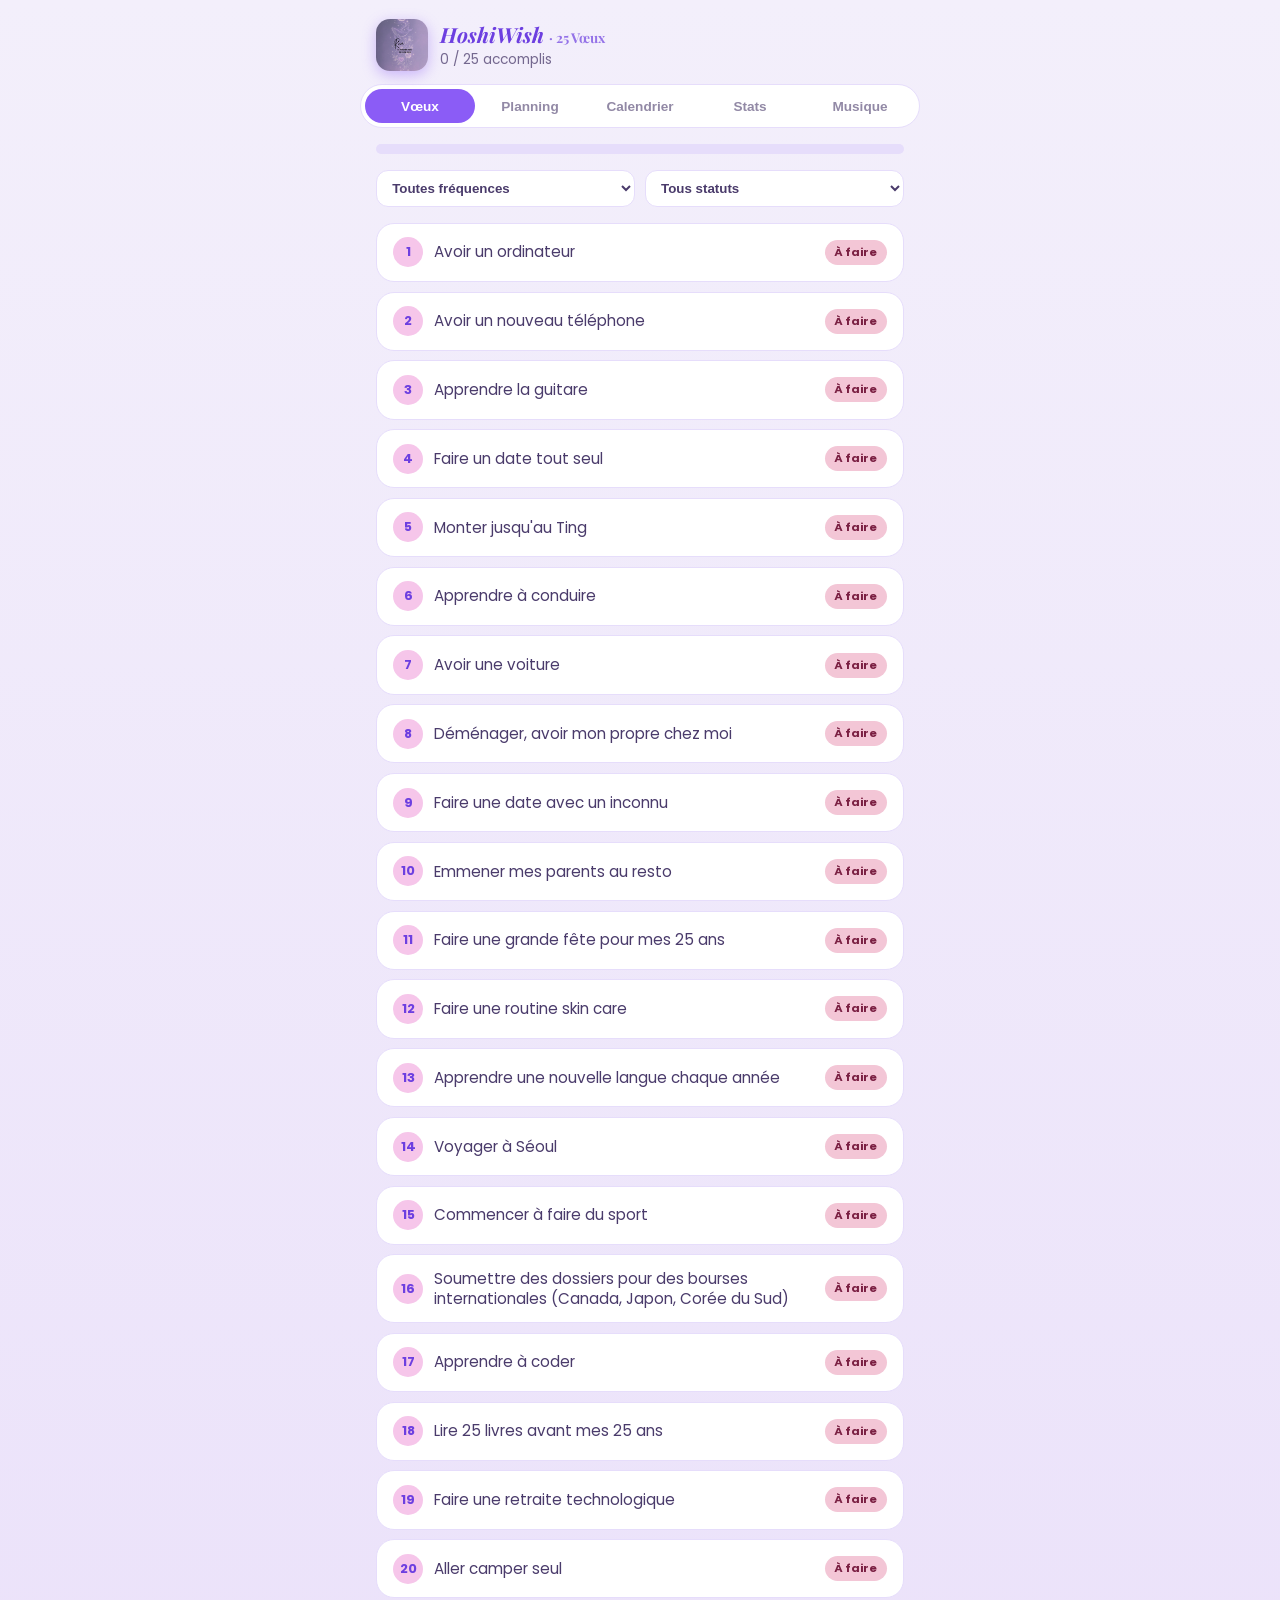
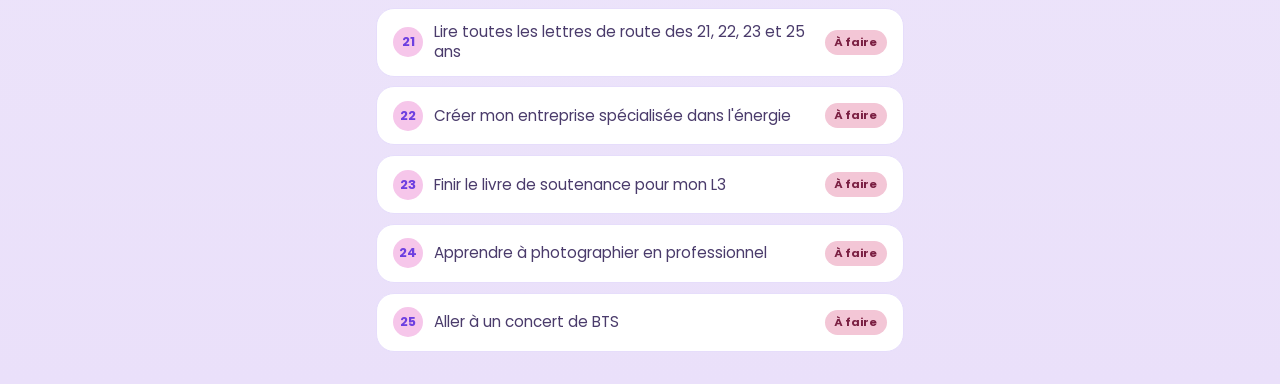
<file: index.html>
<!DOCTYPE html>
<html lang="fr">
<head>
<meta charset="UTF-8">
<meta name="viewport" content="width=device-width, initial-scale=1, viewport-fit=cover">
<meta name="theme-color" content="#8B5CF6">
<title>HoshiWish — 25 Vœux</title>
<link rel="manifest" href="manifest.json">
<link rel="icon" href="icon-192.png">
<link rel="apple-touch-icon" href="icon-192.png">
<link rel="preconnect" href="https://fonts.googleapis.com">
<link rel="preconnect" href="https://fonts.gstatic.com" crossorigin>
<link href="https://fonts.googleapis.com/css2?family=Playfair+Display:ital,wght@0,600;1,600&family=Poppins:wght@400;500;600;700&display=swap" rel="stylesheet">
<link rel="stylesheet" href="style.css">
</head>
<body>

<header class="topbar">
  <div class="brand">
    <img src="icon-192.png" alt="Logo HoshiWish" class="logo">
    <div>
      <h1>HoshiWish <span class="brand-sub">· 25 Vœux</span></h1>
      <p class="subtitle" id="progressLabel">0 / 25 accomplis</p>
      <p class="subtitle countdown-mini" id="headerCountdown" hidden></p>
    </div>
  </div>
</header>

<nav class="tabs" id="mainTabs">
  <button class="tab-btn active" data-view="voeux">Vœux</button>
  <button class="tab-btn" data-view="planning">Planning</button>
  <button class="tab-btn" data-view="calendrier">Calendrier</button>
  <button class="tab-btn" data-view="stats">Stats</button>
  <button class="tab-btn" data-view="musique">Musique</button>
</nav>

<main>

  <!-- VUE VŒUX -->
  <section id="view-voeux" class="view active">

    <div class="progress-bar-wrap">
      <div class="progress-bar" id="progressBar"></div>
    </div>

    <div class="filters">
      <select id="periodFilter">
        <option value="all">Toutes fréquences</option>
        <option value="daily">Quotidien</option>
        <option value="weekly">Hebdomadaire</option>
        <option value="monthly">Mensuel</option>
        <option value="yearly">Annuel</option>
        <option value="once">Un jour</option>
      </select>

      <select id="statusFilter">
        <option value="all">Tous statuts</option>
        <option value="todo">À faire</option>
        <option value="progress">En cours</option>
        <option value="done">Accompli</option>
      </select>
    </div>

    <ul class="wish-list" id="wishList"></ul>
  </section>

  <!-- VUE PLANNING -->
  <section id="view-planning" class="view">
    <p class="section-intro">Retrouve tes vœux organisés selon leur fréquence de suivi.</p>
    <div class="segmented" id="planningSegmented">
      <button class="seg-btn active" data-period="daily">Jour</button>
      <button class="seg-btn" data-period="weekly">Semaine</button>
      <button class="seg-btn" data-period="monthly">Mois</button>
      <button class="seg-btn" data-period="yearly">Année</button>
    </div>
    <ul class="wish-list" id="planningList"></ul>
    <p class="empty-note" id="planningEmpty" hidden>Aucun vœu suivi à cette fréquence pour l'instant. Ouvre un vœu depuis l'onglet "Vœux" pour changer sa fréquence.</p>
  </section>

  <!-- VUE CALENDRIER -->
  <section id="view-calendrier" class="view">

    <div class="countdown-card">
      <p class="countdown-label" id="countdownLabel">Choisis ta date du jour J</p>
      <p class="countdown-days" id="countdownDays">—</p>
      <p class="countdown-date" id="countdownDateLabel"></p>
      <button class="bg-btn" id="countdownEditBtn">Modifier la date</button>
      <div class="countdown-edit" id="countdownEdit" hidden>
        <label for="countdownDateInput">Date du jour J (ex: tes 25 ans)</label>
        <input type="date" id="countdownDateInput">
        <button class="save-btn" id="countdownSave">Enregistrer</button>
      </div>
    </div>

    <h2 class="section-title">Calendrier</h2>
    <div class="calendar-nav">
      <button id="calPrev">‹</button>
      <span id="calMonthLabel"></span>
      <button id="calNext">›</button>
    </div>
    <div class="calendar-weekdays">
      <span>L</span><span>M</span><span>M</span><span>J</span><span>V</span><span>S</span><span>D</span>
    </div>
    <div class="calendar-grid" id="calendarGrid"></div>
    <p class="section-intro">📖 = au moins une entrée de journal ce jour-là.</p>
  </section>

  <!-- VUE STATS -->
  <section id="view-stats" class="view">
    <div class="stats-grid" id="statsGrid"></div>

    <h2 class="section-title">Badges</h2>
    <ul class="badges-grid" id="badgesGrid"></ul>
  </section>

  <!-- VUE MUSIQUE -->
  <section id="view-musique" class="view">

    <div class="bg-music-panel">
      <h2 class="section-title" style="margin-top:0">Musique de fond</h2>
      <p class="section-intro">Choisis un morceau qui jouera en boucle, discrètement, pendant que tu utilises l'app — même en changeant d'onglet.</p>
      <label class="pick-music-btn" for="bgMusicPicker">🎧 Choisir une musique de fond</label>
      <input type="file" id="bgMusicPicker" accept="audio/*" hidden>
      <div class="bg-music-controls" id="bgMusicControls" hidden>
        <p class="bg-track-name" id="bgTrackName"></p>
        <div class="bg-row">
          <button id="bgPlayPause" class="bg-btn">⏸️ Pause</button>
          <input type="range" id="bgVolume" min="0" max="1" step="0.05" value="0.4">
        </div>
      </div>
    </div>

    <h2 class="section-title">Playlist</h2>
    <div class="music-panel">
      <p class="music-intro">Choisis des musiques déjà présentes sur ton téléphone pour les écouter ici.</p>
      <label class="pick-music-btn" for="musicPicker">+ Ajouter des musiques</label>
      <input type="file" id="musicPicker" accept="audio/*" multiple hidden>

      <ul class="playlist" id="playlist"></ul>

      <div class="player" id="player" hidden>
        <p class="now-playing" id="nowPlaying">—</p>
        <audio id="audio" controls></audio>
      </div>
    </div>
  </section>

</main>

<!-- Lecteur de fond persistant (visible sur tous les onglets) -->
<audio id="bgAudio" loop></audio>
<div class="mini-player" id="miniPlayer" hidden>
  <span id="miniPlayerName">🎵</span>
  <button id="miniPlayerToggle">⏸️</button>
</div>

<!-- Modale de détail / suivi d'un vœu -->
<div class="modal-overlay" id="modalOverlay" hidden>
  <div class="modal">
    <button class="modal-close" id="modalClose">×</button>
    <h2 id="modalTitle"></h2>

    <div class="modal-tabs" id="modalTabs">
      <button class="modal-tab-btn active" data-mtab="suivi">Suivi</button>
      <button class="modal-tab-btn" data-mtab="journal">Journal</button>
      <button class="modal-tab-btn" data-mtab="photos">Photos</button>
    </div>

    <!-- Suivi -->
    <div class="modal-pane active" id="mpane-suivi">
      <label for="modalStatus">Statut</label>
      <select id="modalStatus">
        <option value="todo">À faire</option>
        <option value="progress">En cours</option>
        <option value="done">Accompli</option>
      </select>

      <label for="modalPeriod">Fréquence de suivi</label>
      <select id="modalPeriod">
        <option value="daily">Quotidien</option>
        <option value="weekly">Hebdomadaire</option>
        <option value="monthly">Mensuel</option>
        <option value="yearly">Annuel</option>
        <option value="once">Un jour</option>
      </select>

      <label for="modalNote">Notes / avancement</label>
      <textarea id="modalNote" rows="4" placeholder="Où j'en suis, prochaine étape..."></textarea>

      <button class="save-btn" id="modalSave">Enregistrer</button>
    </div>

    <!-- Journal -->
    <div class="modal-pane" id="mpane-journal">
      <label for="journalEntry">Nouvelle entrée</label>
      <textarea id="journalEntry" rows="3" placeholder="Écris ce que tu ressens, ce que tu as fait aujourd'hui pour ce vœu..."></textarea>
      <button class="save-btn" id="journalAdd">Ajouter au journal</button>
      <ul class="journal-list" id="journalList"></ul>
    </div>

    <!-- Photos -->
    <div class="modal-pane" id="mpane-photos">
      <label class="pick-music-btn photo-btn" for="photoPicker">+ Ajouter une photo</label>
      <input type="file" id="photoPicker" accept="image/*" multiple hidden>
      <div class="photo-grid" id="photoGrid"></div>
    </div>

  </div>
</div>

<!-- Visionneuse photo plein écran -->
<div class="modal-overlay" id="photoViewOverlay" hidden>
  <img id="photoViewImg" class="photo-view-img" alt="Souvenir">
  <button class="modal-close photo-view-close" id="photoViewClose">×</button>
  <button class="photo-delete-btn" id="photoViewDelete">Supprimer cette photo</button>
</div>

<script src="data.js"></script>
<script src="app.js"></script>
</body>
</html>
</file>
<file: style.css>
:root{
  --bg: #F3EFFB;
  --purple: #8B5CF6;
  --purple-deep: #6D3FE0;
  --pink: #F6C6EA;
  --lavender: #C9BCEF;
  --mauve-text: #4A3B6B;
  --card: #FFFFFF;
  --card-border: #E6DDFB;
  --done: #B7E3C9;
  --progress: #FBE7A1;
  --todo: #F3C6D6;
  --gold: #E8C766;
  --radius: 18px;
  font-family: 'Poppins', system-ui, -apple-system, sans-serif;
}

*{box-sizing:border-box;}

body{
  margin:0;
  background: linear-gradient(180deg, #F3EFFB 0%, #EAE0FA 100%);
  color: var(--mauve-text);
  min-height:100vh;
  padding-bottom: 2rem;
}

h1, h2, .brand-sub{ font-family:'Playfair Display', serif; }

.topbar{
  display:flex;
  align-items:center;
  padding: 1.2rem 1rem 0.8rem;
}
.brand{ display:flex; align-items:center; gap: .75rem; }
.logo{ width:52px; height:52px; border-radius: 14px; box-shadow: 0 4px 14px rgba(139,92,246,.4); object-fit:cover; }
.brand h1{ margin:0; font-size:1.3rem; color: var(--purple-deep); font-style:italic; }
.brand-sub{ font-size:.85rem; font-style:normal; opacity:.7; }
.subtitle{ margin:2px 0 0; font-size:.85rem; opacity:.75; }

.tabs{
  display:flex;
  margin: 0 1rem 1rem;
  background: var(--card);
  border-radius: 999px;
  padding: 4px;
  border: 1px solid var(--card-border);
  overflow-x:auto;
}
.tab-btn{
  flex:1;
  white-space:nowrap;
  border:none;
  background:transparent;
  padding: .6rem .5rem;
  border-radius: 999px;
  font-weight:600;
  font-size:.85rem;
  color: var(--mauve-text);
  opacity:.6;
}
.tab-btn.active{
  background: var(--purple);
  color:white;
  opacity:1;
}

main{ padding: 0 1rem; }
.view{ display:none; }
.view.active{ display:block; }

.section-intro{ font-size:.88rem; opacity:.8; margin-top:0; }
.section-title{ font-size:1.05rem; margin: 1.5rem 0 .7rem; color: var(--purple-deep); }
.empty-note{ font-size:.85rem; opacity:.7; text-align:center; padding: 1.5rem 1rem; }

.progress-bar-wrap{
  background: var(--card-border);
  border-radius: 999px;
  height: 10px;
  overflow:hidden;
  margin-bottom: 1rem;
}
.progress-bar{
  height:100%;
  width:0%;
  background: linear-gradient(90deg, var(--pink), var(--purple));
  transition: width .3s ease;
}

.filters{
  display:flex;
  gap:.6rem;
  flex-wrap:wrap;
  margin-bottom: 1rem;
}
.filters select{
  flex:1;
  min-width: 140px;
  padding: .55rem .7rem;
  border-radius: 12px;
  border: 1px solid var(--card-border);
  background: var(--card);
  color: var(--mauve-text);
  font-weight:600;
}

.wish-list{ list-style:none; padding:0; margin:0; display:flex; flex-direction:column; gap:.6rem; }
.wish-card{
  background: var(--card);
  border: 1px solid var(--card-border);
  border-radius: var(--radius);
  padding: .85rem 1rem;
  display:flex;
  align-items:center;
  gap: .7rem;
  cursor:pointer;
}
.wish-num{
  width:30px; height:30px;
  border-radius:50%;
  background: var(--pink);
  color: var(--purple-deep);
  font-weight:700;
  display:flex;align-items:center;justify-content:center;
  font-size:.8rem;
  flex-shrink:0;
}
.wish-text{ flex:1; font-size:.95rem; line-height:1.3; }
.wish-meta{ display:flex; flex-direction:column; align-items:flex-end; gap:.3rem; }
.wish-status{
  font-size:.7rem;
  font-weight:700;
  padding: .25rem .6rem;
  border-radius: 999px;
  white-space:nowrap;
}
.status-todo{ background: var(--todo); color:#7A1F42; }
.status-progress{ background: var(--progress); color:#7A5B00; }
.status-done{ background: var(--done); color:#1F6B3D; }
.wish-icons{ font-size:.7rem; opacity:.6; }

/* Planning */
.segmented{
  display:flex;
  background: var(--card);
  border:1px solid var(--card-border);
  border-radius: 999px;
  padding:4px;
  margin-bottom: 1rem;
}
.seg-btn{
  flex:1;
  border:none;
  background:transparent;
  padding:.55rem 0;
  border-radius:999px;
  font-weight:600;
  font-size:.82rem;
  color: var(--mauve-text);
  opacity:.6;
}
.seg-btn.active{ background: var(--lavender); opacity:1; color: var(--purple-deep); }

/* Stats */
.stats-grid{
  display:grid;
  grid-template-columns: 1fr 1fr;
  gap:.7rem;
}
.stat-card{
  background: var(--card);
  border:1px solid var(--card-border);
  border-radius: var(--radius);
  padding: 1rem;
  text-align:center;
}
.stat-num{ font-size:1.6rem; font-weight:700; color: var(--purple-deep); font-family:'Playfair Display', serif; }
.stat-label{ font-size:.75rem; opacity:.75; margin-top:.2rem; }

.badges-grid{
  list-style:none; padding:0; margin:0;
  display:grid;
  grid-template-columns: repeat(3, 1fr);
  gap:.6rem;
}
.badge{
  background: var(--card);
  border:1px solid var(--card-border);
  border-radius: 16px;
  padding: .8rem .4rem;
  text-align:center;
  font-size:.72rem;
  font-weight:600;
  opacity:.35;
  filter: grayscale(1);
}
.badge.earned{ opacity:1; filter:none; border-color: var(--gold); background: linear-gradient(160deg, #fff, #FBF3DA); }
.badge-icon{ font-size:1.5rem; display:block; margin-bottom:.3rem; }

/* Compte à rebours */
.countdown-mini{ font-weight:600; color: var(--purple-deep); opacity:1 !important; }
.countdown-card{
  background: linear-gradient(160deg, #fff, #F3EFFB);
  border: 1px solid var(--card-border);
  border-radius: var(--radius);
  padding: 1.3rem 1rem;
  text-align:center;
  margin-bottom: 1.4rem;
}
.countdown-label{ margin:0; font-size:.85rem; font-weight:600; opacity:.75; }
.countdown-days{
  margin:.3rem 0;
  font-family:'Playfair Display', serif;
  font-style:italic;
  font-size:2.4rem;
  color: var(--purple-deep);
}
.countdown-date{ margin:0 0 .8rem; font-size:.8rem; opacity:.65; }
.countdown-edit{ margin-top:1rem; text-align:left; }
.countdown-edit label{ display:block; font-size:.8rem; font-weight:700; margin-bottom:.3rem; }
.countdown-edit input[type="date"]{
  width:100%;
  padding:.55rem .7rem;
  border-radius:12px;
  border:1px solid var(--card-border);
  font-family:inherit;
  margin-bottom:.6rem;
}

/* Calendrier */
.calendar-nav{
  display:flex; align-items:center; justify-content:space-between;
  margin-bottom:.6rem;
}
.calendar-nav button{
  background: var(--card);
  border:1px solid var(--card-border);
  width:34px; height:34px;
  border-radius:50%;
  font-size:1.1rem;
  color: var(--purple-deep);
}
.calendar-nav span{ font-weight:700; text-transform:capitalize; color: var(--purple-deep); }
.calendar-weekdays{
  display:grid;
  grid-template-columns: repeat(7,1fr);
  text-align:center;
  font-size:.7rem;
  font-weight:700;
  opacity:.55;
  margin-bottom:.3rem;
}
.calendar-grid{
  display:grid;
  grid-template-columns: repeat(7,1fr);
  gap:.3rem;
  margin-bottom: .8rem;
}
.cal-day{
  aspect-ratio:1/1;
  display:flex; flex-direction:column; align-items:center; justify-content:center;
  border-radius: 12px;
  font-size:.8rem;
  background: var(--card);
  border: 1px solid var(--card-border);
}
.cal-day.empty{ background:transparent; border:none; }
.cal-day.today{ border-color: var(--purple); font-weight:700; color: var(--purple-deep); }
.cal-day.has-journal{ background: var(--pink); }
.cal-day .cal-dot{ font-size:.55rem; margin-top:1px; }

/* Musique de fond */
.bg-music-panel{ margin-bottom: 1.6rem; padding-bottom: 1.2rem; border-bottom: 1px solid var(--card-border); }
.bg-music-controls{
  background: var(--card);
  border:1px solid var(--card-border);
  border-radius: var(--radius);
  padding: .8rem 1rem;
  margin-top: .8rem;
}
.bg-track-name{ margin:0 0 .6rem; font-size:.85rem; font-weight:600; }
.bg-row{ display:flex; align-items:center; gap:.7rem; }
.bg-btn{
  background: var(--purple);
  color:white;
  border:none;
  padding:.5rem .9rem;
  border-radius: 999px;
  font-weight:700;
  font-size:.8rem;
  white-space:nowrap;
}
.bg-row input[type="range"]{ flex:1; accent-color: var(--purple); }

.mini-player{
  position:fixed;
  bottom: 1rem;
  left: 50%;
  transform: translateX(-50%);
  background: var(--purple-deep);
  color:white;
  border-radius: 999px;
  padding: .55rem .6rem .55rem 1rem;
  display:flex;
  align-items:center;
  gap:.7rem;
  box-shadow: 0 6px 18px rgba(74,59,107,.35);
  z-index: 40;
  max-width: 90vw;
}
.mini-player[hidden]{ display:none; }
.mini-player span{
  font-size:.8rem;
  font-weight:600;
  white-space:nowrap;
  overflow:hidden;
  text-overflow:ellipsis;
  max-width: 60vw;
}
.mini-player button{
  background: rgba(255,255,255,.2);
  border:none;
  color:white;
  width: 30px; height:30px;
  border-radius:50%;
  font-size:.85rem;
  flex-shrink:0;
}
.mini-player[hidden]{ display:none; }

/* Musique */
.music-panel{ padding-top: .5rem; }
.music-intro{ opacity:.8; font-size:.9rem; }
.pick-music-btn{
  display:inline-block;
  background: var(--purple);
  color:white;
  padding: .7rem 1.2rem;
  border-radius: 999px;
  font-weight:700;
  margin-bottom: 1rem;
  cursor:pointer;
  font-size:.85rem;
}
.playlist{ list-style:none; padding:0; margin:0; display:flex; flex-direction:column; gap:.5rem; }
.playlist li{
  background: var(--card);
  border:1px solid var(--card-border);
  border-radius: 14px;
  padding: .7rem .9rem;
  display:flex;
  justify-content:space-between;
  align-items:center;
  cursor:pointer;
  font-size:.9rem;
}
.playlist li.playing{ border-color: var(--purple); background: var(--pink); }

.player{
  position:sticky;
  bottom:0;
  margin-top:1rem;
  background: var(--card);
  border:1px solid var(--card-border);
  border-radius: var(--radius);
  padding: .8rem 1rem;
}
.now-playing{ margin:0 0 .5rem; font-weight:700; font-size:.9rem; }
.player audio{ width:100%; }

/* Modale */
.modal-overlay{
  position:fixed; inset:0;
  background: rgba(74,59,107,.4);
  display:flex; align-items:flex-end; justify-content:center;
  z-index: 50;
}
.modal-overlay[hidden]{ display:none; }
.modal{
  background: white;
  width:100%;
  max-width: 480px;
  border-radius: 22px 22px 0 0;
  padding: 1.3rem 1.3rem 1.6rem;
  position:relative;
  max-height: 88vh;
  overflow-y:auto;
}
.modal-close{
  position:absolute; top:.8rem; right:1rem;
  border:none; background:none; font-size:1.5rem;
  color: var(--mauve-text); line-height:1;
}
.modal h2{ margin: .2rem 2rem .8rem 0; font-size:1.1rem; color: var(--purple-deep); font-style:italic; }
.modal label{ display:block; font-size:.8rem; font-weight:700; margin: .8rem 0 .3rem; }
.modal select, .modal textarea{
  width:100%;
  padding: .6rem .7rem;
  border-radius: 12px;
  border: 1px solid var(--card-border);
  font-family:inherit;
  font-size:.9rem;
}
.save-btn{
  margin-top: 1.1rem;
  width:100%;
  background: var(--purple);
  color:white;
  border:none;
  padding: .8rem;
  border-radius: 999px;
  font-weight:700;
  font-size:1rem;
}

.modal-tabs{
  display:flex;
  gap:.4rem;
  margin-bottom: .8rem;
  border-bottom: 1px solid var(--card-border);
}
.modal-tab-btn{
  border:none; background:none;
  padding: .5rem .3rem;
  font-weight:600;
  font-size:.85rem;
  opacity:.5;
  color: var(--mauve-text);
  border-bottom: 2px solid transparent;
}
.modal-tab-btn.active{ opacity:1; color: var(--purple-deep); border-color: var(--purple); }
.modal-pane{ display:none; }
.modal-pane.active{ display:block; }

.journal-list{ list-style:none; padding:0; margin:1rem 0 0; display:flex; flex-direction:column; gap:.6rem; }
.journal-entry{
  background: var(--bg);
  border-radius: 14px;
  padding: .7rem .9rem;
}
.journal-date{ font-size:.7rem; font-weight:700; color: var(--purple-deep); opacity:.8; }
.journal-text{ font-size:.88rem; margin:.3rem 0 0; white-space:pre-wrap; }
.empty-inline{ font-size:.82rem; opacity:.6; text-align:center; padding: 1rem 0; }

.photo-btn{ margin-top:0; }
.photo-grid{
  display:grid;
  grid-template-columns: repeat(3, 1fr);
  gap:.5rem;
  margin-top: .8rem;
}
.photo-grid img{
  width:100%; aspect-ratio:1/1;
  object-fit:cover;
  border-radius: 12px;
  border: 1px solid var(--card-border);
  cursor:pointer;
}

.photo-view-img{
  max-width:92vw; max-height:80vh;
  border-radius: 14px;
  margin:auto;
  align-self:center;
}
#photoViewOverlay{ flex-direction:column; align-items:center; justify-content:center; gap:1rem; }
.photo-view-close{ position:fixed; top:1rem; right:1rem; color:white; font-size:2rem; }
.photo-delete-btn{
  background: rgba(255,255,255,.15);
  color:white;
  border:1px solid rgba(255,255,255,.4);
  padding:.6rem 1.2rem;
  border-radius:999px;
  font-weight:600;
}

@media (min-width: 640px){
  main{ max-width: 560px; margin:0 auto; }
  .topbar{ max-width: 560px; margin:0 auto; width:100%; }
  .tabs{ max-width: 560px; margin: 0 auto 1rem; }
}
</file>
